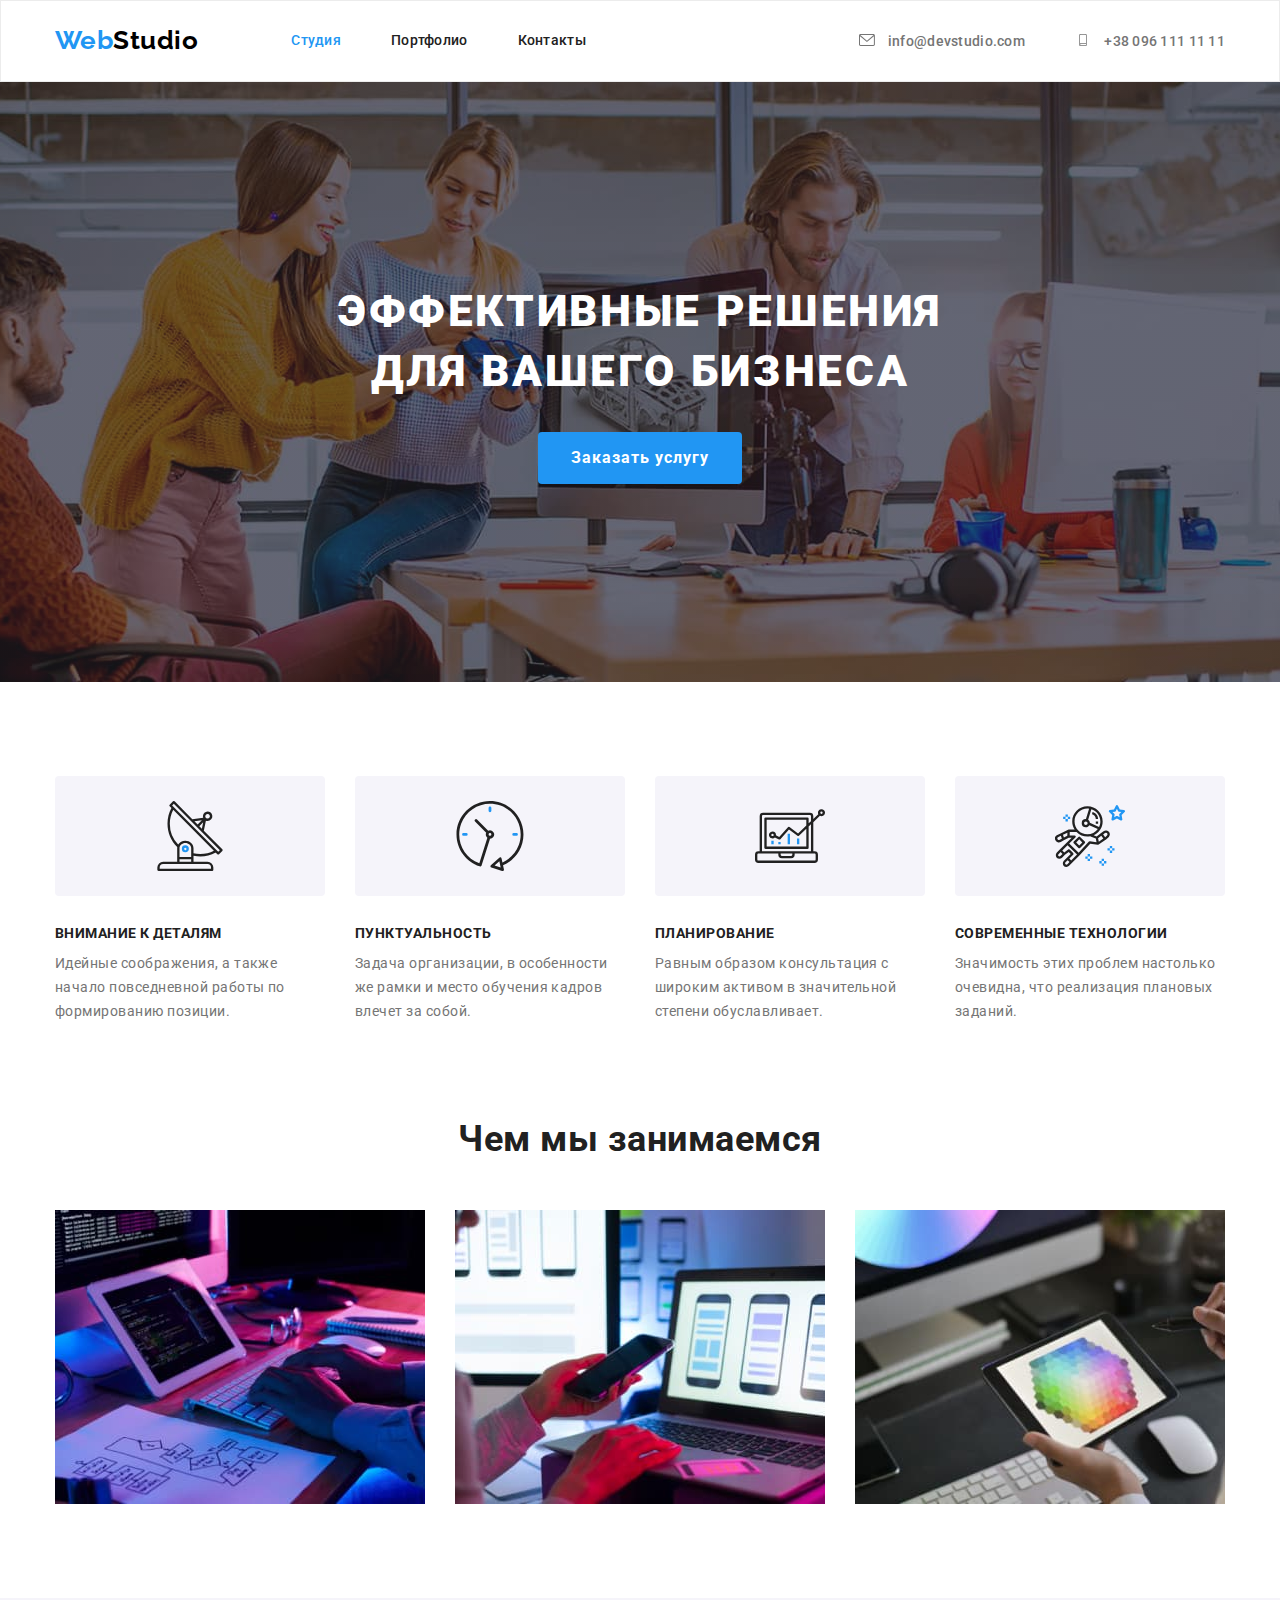
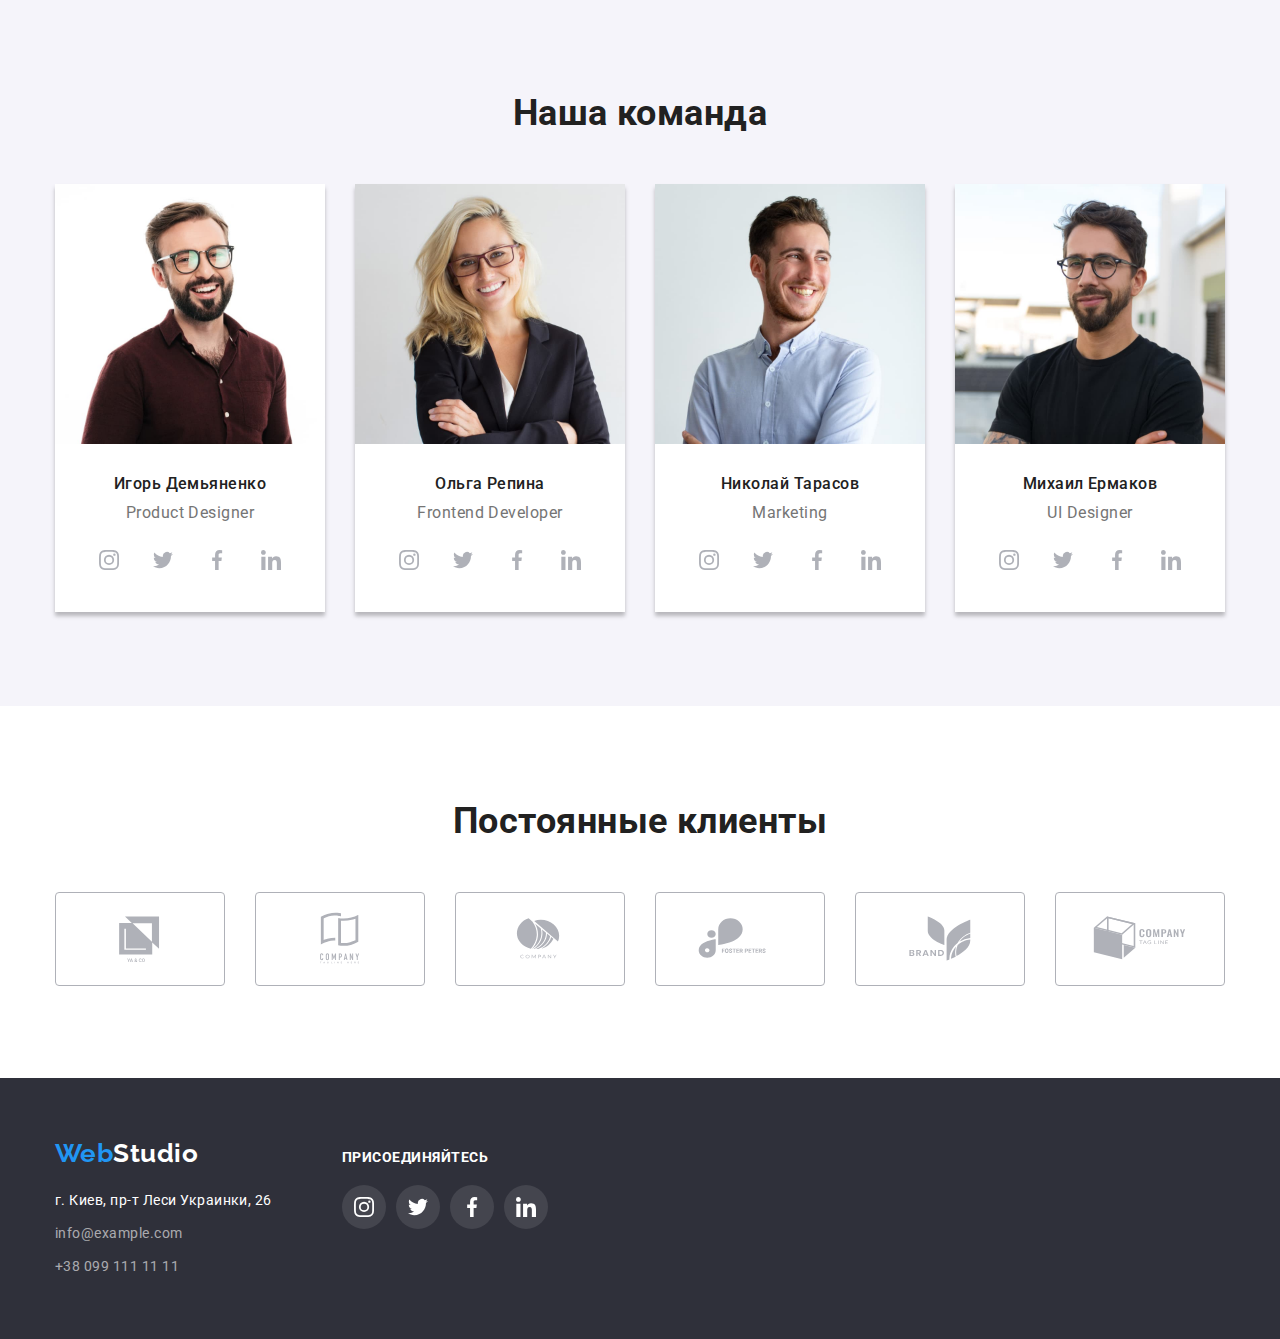
<file: index.html>
<!DOCTYPE html>
<html lang="ru">
<head>
    <meta charset="UTF-8">
    <meta http-equiv="X-UA-Compatible" content="IE=edge">
    <meta name="viewport" content="width=device-width, initial-scale=1.0">
    <title>Document</title>

<link rel="preconnect" href="https://fonts.googleapis.com">
<link rel="preconnect" href="https://fonts.gstatic.com" crossorigin>
<link href="https://fonts.googleapis.com/css2?family=Raleway:wght@700&family=Roboto:wght@400;500;700;900&display=swap"
    rel="stylesheet">

    <link rel="stylesheet" href="https://cdnjs.cloudflare.com/ajax/libs/modern-normalize/1.1.0/modern-normalize.min.css
">

    <link rel="stylesheet" href="./css/styles.css">
</head>
<body>
    <!-- Шапка -->
    <header class="page-header"> 
        <div class="container main-nav">
         <nav class="main-nav">
<a href="./index.html" class="logo">
    Web<span class="black">Studio</span> 
</a>

<ul class="site-nav list">
    <li class="item"> <a href="./index.html" class="link current">Студия</a> </li>
    <li class="item"> <a href="./portfolio.html" class="link">Портфолио</a> </li>
    <li class="item"> <a href="" class="link">Контакты</a> </li>
</ul>
</nav>


<ul class="contacts">
    <li class="item"> <a href="mailto:info@devstudio.com" class="link"> <svg class="icon">
        <use href="./images/sprite-new.svg#icon-envelope" >
        </use>
    </svg> info@devstudio.com</a> </li>
    <li class="item"> <a href="tel:+380961111111" class="link"> <svg class="icon">
        <use href="./images/sprite-new.svg#icon-smartphone">
        </use>
    </svg> +38 096 111 11 11</a> </li>
</ul>
        </div>
    </header>
    <main>

    <!-- Герой -->
        <section class="hero">
            <div class="container">
            <h1 class="hero-title">Эффективные решения <br> для вашего бизнеса</h1> 

            <button class="button-hero" type="button">Заказать услугу</button>
            </div>
        </section>

    <!-- Преимущества -->
    <section class="section feature">
        <div class="container">
        <h2 class="section-hidden-title">Преимущества</h2>

        <ul class="feature-list">
            <li class="item">
                <div class="icon-feature">
                    <svg class="icon">
                        <use href="./images/sprite-new.svg#icon-antenna">
                        </use>
                    </svg>
                </div>
                <h3 class="title">Внимание к деталям</h3>
                <p class="desc-feature"> Идейные соображения, а также начало повседневной работы по формированию позиции.</p>
            </li>

            <li class="item">
                <div class="icon-feature">
                    <svg class="icon">
                        <use href="./images/sprite-new.svg#icon-clock">
                        </use>
                    </svg>
                </div>
                <h3 class="title">Пунктуальность</h3>
                <p class="desc-feature">Задача организации, в особенности же рамки и место обучения кадров влечет за собой.</p>
            </li>

            <li class="item">
                <div class="icon-feature">
                    <svg class="icon">
                        <use href="./images/sprite-new.svg#icon-diagram">
                        </use>
                    </svg>
                </div>
                <h3 class="title">Планирование</h3>
                <p class="desc-feature">Равным образом консультация с широким активом в значительной степени обуславливает.</p>
            </li>

            <li class="item">
                <div class="icon-feature">
                    <svg class="icon">
                        <use href="./images/sprite-new.svg#icon-astronaut">
                        </use>
                    </svg>
                </div>
                <h3 class="title">Современные технологии</h3>
                <p class="desc-feature">Значимость этих проблем настолько очевидна, что реализация плановых заданий.</p>
            </li>
        </ul>
        </div>
    </section>

    <!--  Чем занимаемся-->
    <section class="section">
        <div class="container">
        <h2 class="section-title">Чем мы занимаемся</h2>
<ul class="services">
    <li class="item">
<img src="./images/img1.jpg" alt="computer" width="370" height="294">
    </li>

    <li class="item">
    <img src="./images/img2.jpg" alt="smartphone" width="370" height="294">
    </li>

    <li class="item">
<img src="./images/img3.jpg" alt="tablet" width="370" height="294">
    </li>
</ul>
        </div>
    </section>

    <!-- Команда -->
    <section class="section-comand-brg">
        <div class="container">
        <h2 class="section-title">
            Наша команда
        </h2>
        <ul class="command-list">
            <li class="card">
                <img src="./images/photo1.jpg" alt="photo Igor" width="270" height="260">
                <div class="team-photo">
                <h3 class="title">Игорь Демьяненко</h3>
                <p class="desc">Product Designer</p>

                    <ul class="social-list">
                        <li>
                            <a class="link-icon" href="">
                                <svg class="social-network">
                                    <use href="./images/sprite-new.svg#icon-instagram" ></use>
                                </svg>
                            </a>
                        </li>
                
                        <li>
                            <a class="link-icon"  href="">
                                <svg class="social-network">
                                    <use href="./images/sprite-new.svg#icon-twitter"></use>
                                </svg>
                            </a>
                        </li>

                        <li>
                            <a class="link-icon"  href="">
                                <svg class="social-network">
                                    <use href="./images/sprite-new.svg#icon-facebook"></use>
                                </svg>
                            </a>
                        </li>

                        <li>
                            <a class="link-icon"  href="">
                                <svg class="social-network">
                                    <use href="./images/sprite-new.svg#icon-linkedin"></use>
                                </svg>
                            </a>
                        </li> 
                    </ul>
                </div>

                
            </li>

            <li class="card">
                <img src="./images/photo2.jpg" alt="photo Olga" width="270" height="260">
                <div class="team-photo">
                <h3 class="title">Ольга Репина</h3>
                <p class="desc">Frontend Developer</p>
                
                <ul class="social-list">
                    <li>
                        <a class="link-icon" href="">
                            <svg class="social-network">
                                <use href="./images/sprite-new.svg#icon-instagram"></use>
                            </svg>
                        </a>
                    </li>
                
                    <li>
                        <a class="link-icon" href="">
                            <svg class="social-network">
                                <use href="./images/sprite-new.svg#icon-twitter"></use>
                            </svg>
                        </a>
                    </li>
                
                    <li>
                        <a class="link-icon" href="">
                            <svg class="social-network">
                                <use href="./images/sprite-new.svg#icon-facebook"></use>
                            </svg>
                        </a>
                    </li>
                
                    <li>
                        <a class="link-icon" href="">
                            <svg class="social-network">
                                <use href="./images/sprite-new.svg#icon-linkedin"></use>
                            </svg>
                        </a>
                    </li>
                </ul>
                </div>
            </li>

            <li class="card">
                <img src="./images/photo3.jpg" alt="photo Nikolay" width="270" height="260">
                <div class="team-photo">
                <h3 class="title">Николай Тарасов</h3>
                <p class="desc">Marketing</p>  

                <ul class="social-list">
                    <li>
                        <a class="link-icon" href="">
                            <svg class="social-network">
                                <use href="./images/sprite-new.svg#icon-instagram"></use>
                            </svg>
                        </a>
                    </li>
                
                    <li>
                        <a class="link-icon" href="">
                            <svg class="social-network">
                                <use href="./images/sprite-new.svg#icon-twitter"></use>
                            </svg>
                        </a>
                    </li>
                
                    <li>
                        <a class="link-icon" href="">
                            <svg class="social-network">
                                <use href="./images/sprite-new.svg#icon-facebook"></use>
                            </svg>
                        </a>
                    </li>
                
                    <li>
                        <a class="link-icon" href="">
                            <svg class="social-network">
                                <use href="./images/sprite-new.svg#icon-linkedin"></use>
                            </svg>
                        </a>
                    </li>
                </ul>
                </div>          
            </li>

            <li class="card">
                <img src="./images/photo4.jpg" alt="photo Michael" width="270" height="260">
                <div class="team-photo">
                <h3 class="title">Михаил Ермаков</h3>
                <p class="desc">UI Designer</p>

                <ul class="social-list">
                    <li>
                        <a class="link-icon" href="">
                            <svg class="social-network">
                                <use href="./images/sprite-new.svg#icon-instagram"></use>
                            </svg>
                        </a>
                    </li>
                
                    <li>
                        <a class="link-icon" href="">
                            <svg class="social-network">
                                <use href="./images/sprite-new.svg#icon-twitter"></use>
                            </svg>
                        </a>
                    </li>
                
                    <li>
                        <a class="link-icon" href="">
                            <svg class="social-network">
                                <use href="./images/sprite-new.svg#icon-facebook"></use>
                            </svg>
                        </a>
                    </li>
                
                    <li>
                        <a class="link-icon" href="">
                            <svg class="social-network">
                                <use href="./images/sprite-new.svg#icon-linkedin"></use>
                            </svg>
                        </a>
                    </li>
                </ul>
                </div>
            </li>
        </ul>
        </div>
    </section>

    <!-- Клиенты -->
    <section class="section">
        <div class="container">
    <h2 class="section-title">
        Постоянные клиенты
    </h2>
            <ul class="client-list">
                <li>
    <a class="link-client" href="">
        <svg class="icon-client">
            <use href="./images/sprite-new.svg#icon-client1"></use>
        </svg>
    </a>
  </li>
                <li>
                    <a class="link-client" href="">
                        <svg class="icon-client">
                            <use href="./images/sprite-new.svg#icon-client2"></use>
                        </svg>
                    </a>
                </li>

                <li>
                    <a class="link-client" href="">
                        <svg class="icon-client">
                            <use href="./images/sprite-new.svg#icon-client3"></use>
                        </svg>
                    </a>
                </li>

                <li>
                    <a class="link-client" href="">
                        <svg class="icon-client">
                            <use href="./images/sprite-new.svg#icon-client4"></use>
                        </svg>
                    </a>
                </li>

                <li>
                    <a class="link-client" href="">
                        <svg class="icon-client">
                            <use href="./images/sprite-new.svg#icon-client5"></use>
                        </svg>
                    </a>
                </li>

                <li>
                    <a class="link-client" href="">
                        <svg class="icon-client">
                            <use href="./images/sprite-new.svg#icon-client6"></use>
                        </svg>
                    </a>
                </li>
            </ul>
        </div>
    </section>
    </main>
    <!-- Подвал -->
    <footer class="page-footer">
        <div class="container">
    <div class="footer-inner">
        <div class="inner-one">
        <a href="/" class="logo">Web<span class="white">Studio</span></a>
        <address>
            <ul class="address-list">
                <li>
<a href="г.Киев,пр-тЛесиУкраинки,26" class="street">г. Киев, пр-т Леси Украинки, 26</a> 
                </li>
        <li>
<a href="mailto:info@example.com" class="e-mail">info@example.com</a>
        </li>
        <li>
            <a href="tel:+380991111111" class="tel">+38 099 111 11 11</a>
        </li>
    </ul>
</address>
</div>

<div class="social">
    <h3 class="footer-title title">присоединяйтесь</h3>

<ul class="social-list-footer">
    <li>
        <a class="link-icon footer" href="">
            <svg class="social-network footer">
                <use href="./images/sprite-new.svg#icon-instagram"></use>
            </svg>
        </a>
    </li>

    <li>
        <a class="link-icon footer" href="">
            <svg class="social-network footer">
                <use href="./images/sprite-new.svg#icon-twitter"></use>
            </svg>
        </a>
    </li>

    <li>
        <a class="link-icon footer" href="">
            <svg class="social-network footer">
                <use href="./images/sprite-new.svg#icon-facebook"></use>
            </svg>
        </a>
    </li>

    <li>
        <a class="link-icon footer" href="">
            <svg class="social-network footer">
                <use href="./images/sprite-new.svg#icon-linkedin"></use>
            </svg>
        </a>
    </li>
</ul>
</div>
</div>
        </div>
    </footer>
</body>
</html>
</file>
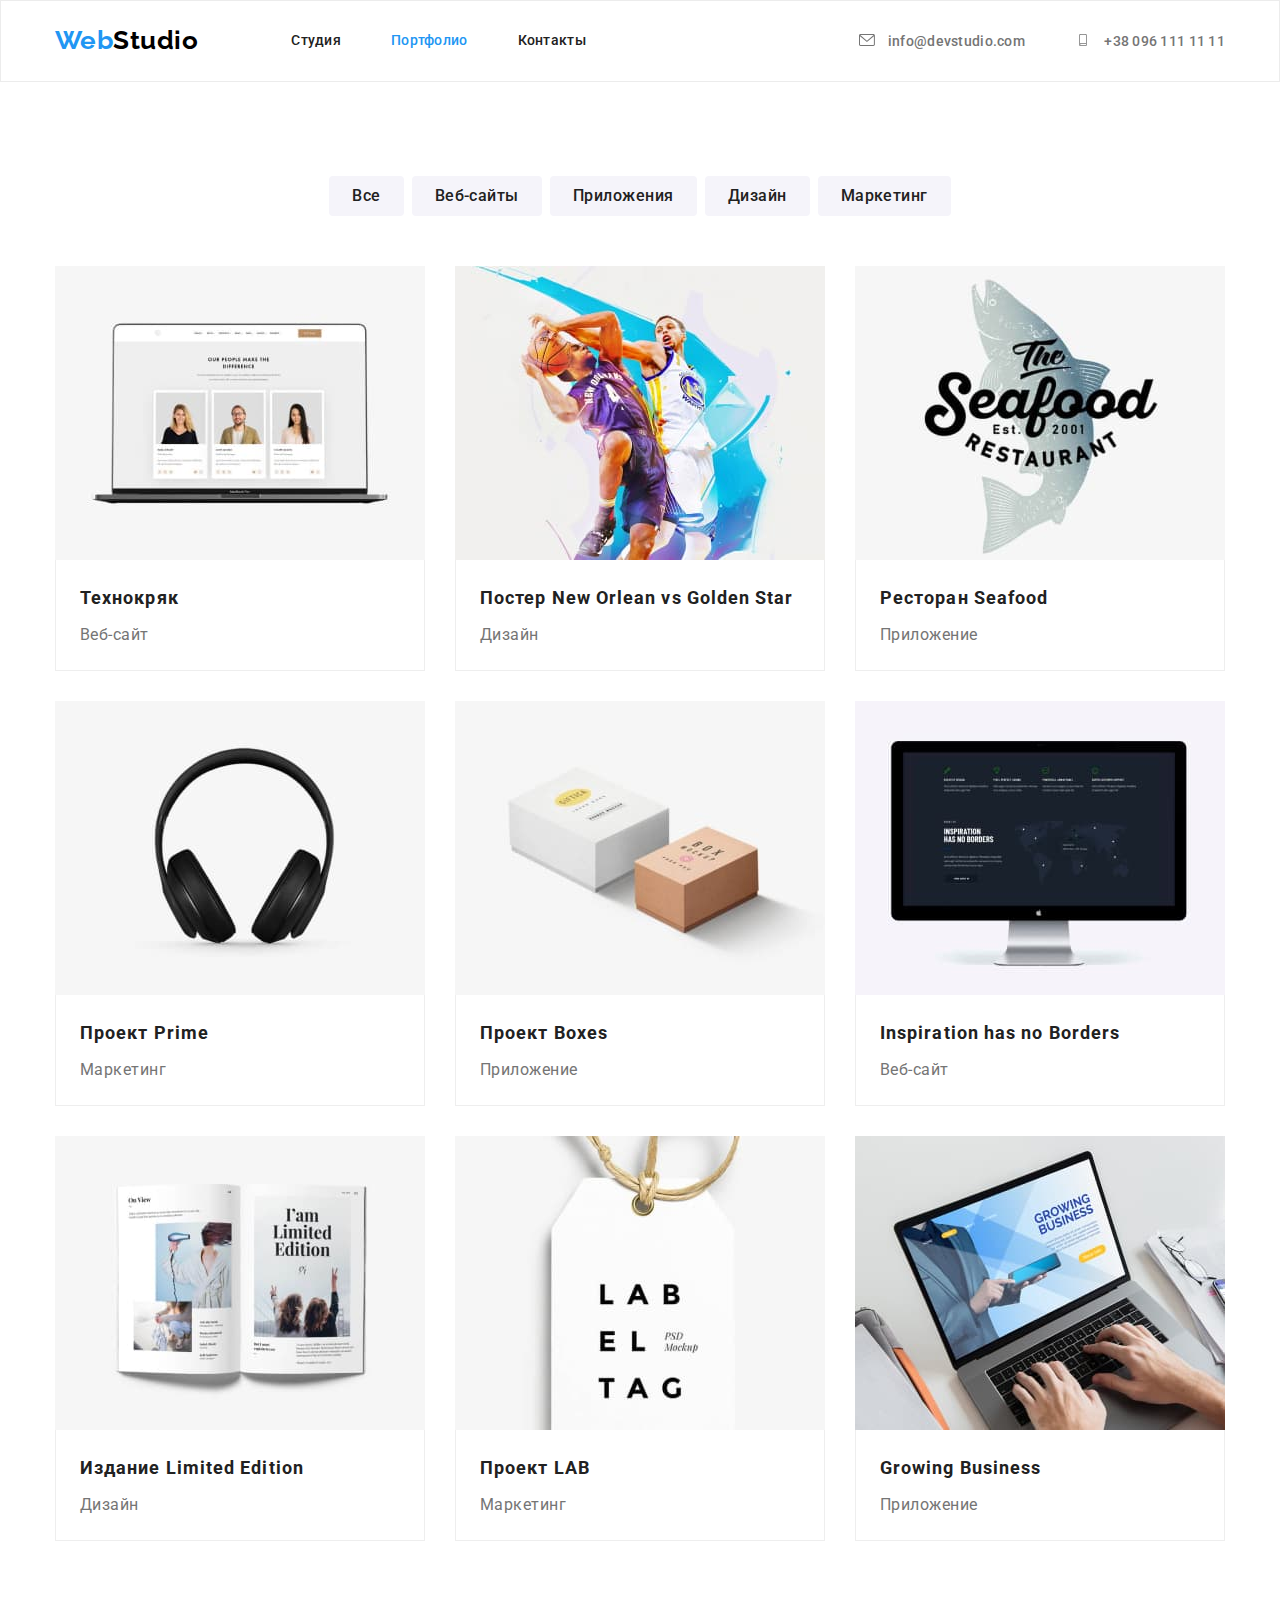
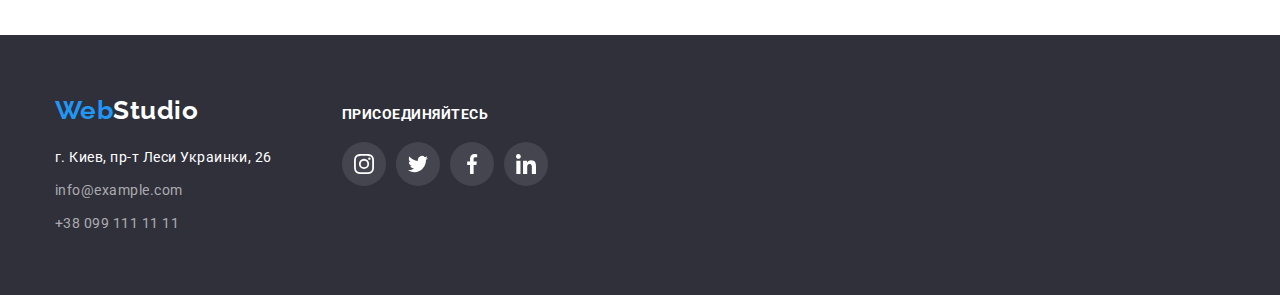
<file: portfolio.html>
<!DOCTYPE html>
<html lang="ru">
<head>
    <meta charset="UTF-8">
    <meta http-equiv="X-UA-Compatible" content="IE=edge">
    <meta name="viewport" content="width=device-width, initial-scale=1.0">
    <title>Document</title>

    <link rel="preconnect" href="https://fonts.googleapis.com">
    <link rel="preconnect" href="https://fonts.gstatic.com" crossorigin>
    <link href="https://fonts.googleapis.com/css2?family=Raleway:wght@700&family=Roboto:wght@400;500;700&display=swap"
        rel="stylesheet">

        <link rel="stylesheet" href="https://cdnjs.cloudflare.com/ajax/libs/modern-normalize/1.1.0/modern-normalize.min.css
">

<link rel="stylesheet" href="./css/styles.css">
</head>
<body>

    <!-- Шапка -->
    <header class="page-header">
        <div class="container main-nav">
        <nav class="main-nav">
            <a href="./index.html" class="logo">
        Web<span class="black">Studio</span>
            </a>
            <ul class="site-nav list">
                <li class="item"> <a href="./index.html" class="link">Студия</a> </li>
                <li class="item"> <a href="./portfolio.html" class="link current">Портфолио</a> </li>
                <li class="item"> <a href="/" class="link">Контакты</a> </li>
            </ul>
        </nav>
    <ul class="contacts">
        <li class="item"> <a href="mailto:info@devstudio.com" class="link"> <svg class="icon">
                    <use href="./images/sprite-new.svg#icon-envelope">
                    </use>
                </svg> info@devstudio.com</a> </li>
        <li class="item"> <a href="tel:+380961111111" class="link"> <svg class="icon">
                    <use href="./images/sprite-new.svg#icon-smartphone">
                    </use>
                </svg> +38 096 111 11 11</a> </li>
    </ul>
        </div>
    </header>
    <main>

        

<!-- Виды услуг -->

    <section class="section">
        <div class="container">
        <h1 class="section-hidden-title">Виды услуг</h1>
        <ul class="button-list">
            <li>
                <button class="button" type="button">Все</button>
            </li>
            <li>
                <button class="button" type="button">Веб-сайты</button>
            </li>
            <li>
              <button class="button" type="button">Приложения</button>
            </li>
            <li>
               <button class="button" type="button">Дизайн</button>
            </li>
            <li>
                <button class="button" type="button">Маркетинг</button>
            </li>
        </ul>
        
    
    <!-- Примеры работ -->

<ul class="work-list">
    <li class="card">
        <a class="link" href="">
            <img src="./images/project1.jpg" alt="веб-сайт" width="370" height="294">
       <div class="projects">
            <h2 class="title">Технокряк</h2>
        <p class="text">Веб-сайт</p>
        </div>
        </a>
    </li>
    <li class="card">
        <a class="link" href="">
            <img src="./images/project2.jpg" alt="постер" width="370" height="294">
       <div class="projects">
            <h2 class="title">Постер New Orlean vs Golden Star</h2>
        <p class="text">Дизайн</p>
        </div>
        </a>
    </li>
    <li class="card">
        <a class="link" href="">
            <img src="./images/project3.jpg" alt="название-ресторана" width="370" height="294">
        <div class="projects">
            <h2 class="title">Ресторан Seafood</h2>
        <p class="text">Приложение</p>
        </div>
        </a>
    </li>
    <li class="card">
        <a class="link" href="">
            <img src="./images/project4.jpg" alt="наушники" width="370" height="294">
        <div class="projects">
            <h2 class="title">Проект Prime</h2>
        <p class="text">Маркетинг</p>
        </div>
        </a>
    </li>
    <li class="card">
        <a class="link" href="">
            <img src="./images/project5.jpg" alt="коробки" width="370" height="294">
     <div class="projects">
            <h2 class="title">Проект Boxes</h2>
        <p class="text">Приложение</p>
        </div>
        </a>
    </li>
    <li class="card">
        <a class="link" href="">
            <img src="./images/project6.jpg" alt="веб-сайт" width="370" height="294">
        <div class="projects">
            <h2 class="title">Inspiration has no Borders</h2>
        <p class="text">Веб-сайт</p>
        </div>
        </a>
    </li>
    <li class="card">
        <a class="link" href="">
            <img src="./images/project7.jpg" alt="книга" width="370" height="294">
        <div class="projects">
            <h2 class="title">Издание Limited Edition</h2>
        <p class="text">Дизайн</p>
        </div>
        </a>
    </li>
    <li class="card">
        <a class="link" href="">
            <img src="./images/project8.jpg" alt="дизайн" width="370" height="294">
    <div class="projects">
            <h2 class="title">Проект LAB</h2>
        <p class="text">Маркетинг</p>
        </div>
        </a>
    </li>
    <li class="card">
        <a class="link" href="">
            <img src="./images/project9.jpg" alt="компьютер" width="370" height="294">
    <div class="projects">
            <h2 class="title">Growing Business</h2>
        <p class="text">Приложение</p>
        </div>
        </a>
    </li>
</ul>
        </div>
    </section>
    </main>

    <!-- Подвал -->
    <footer class="page-footer">
        <div class="container">
            <div class="footer-inner">
                <div class="inner-one">
                    <a href="/" class="logo">Web<span class="white">Studio</span></a>
                    <address>
                        <ul class="address-list">
                            <li>
                                <a href="г.Киев,пр-тЛесиУкраинки,26" class="street">г. Киев, пр-т Леси Украинки, 26</a>
                            </li>
                            <li>
                                <a href="mailto:info@example.com" class="e-mail">info@example.com</a>
                            </li>
                            <li>
                                <a href="tel:+380991111111" class="tel">+38 099 111 11 11</a>
                            </li>
                        </ul>
                    </address>
                </div>
    
                <div class="social">
                    <h3 class="footer-title title">присоединяйтесь</h3>
    
                    <ul class="social-list-footer">
                        <li>
                            <a class="link-icon footer" href="">
                                <svg class="social-network footer">
                                    <use href="./images/sprite-new.svg#icon-instagram"></use>
                                </svg>
                            </a>
                        </li>
    
                        <li>
                            <a class="link-icon footer" href="">
                                <svg class="social-network footer">
                                    <use href="./images/sprite-new.svg#icon-twitter"></use>
                                </svg>
                            </a>
                        </li>
    
                        <li>
                            <a class="link-icon footer" href="">
                                <svg class="social-network footer">
                                    <use href="./images/sprite-new.svg#icon-facebook"></use>
                                </svg>
                            </a>
                        </li>
    
                        <li>
                            <a class="link-icon footer" href="">
                                <svg class="social-network footer">
                                    <use href="./images/sprite-new.svg#icon-linkedin"></use>
                                </svg>
                            </a>
                        </li>
                    </ul>
                </div>
            </div>
        </div>
    </footer>
    
</body>
</html>
</file>
<file: css/styles.css>
/* основной цвет текста #212121 */
/* вторичный цвет текста #757575 */
/* акцент #2196F3  #FFFFFF*/
/* цвет текста с прозрачностью rgba(255, 255, 255, 0.6) */
/* цвет фона (header) #FFFFFF */
/* второй цвет фона (footer и hero) #2F303A */
/* третий цвет фона #F5F4FA (command) */
/* четвертый цвет фона #E5E5E5; */

:root {
    --primary-text-color: #212121;
    --secondary-text-color: #757575;
    --accent-color: #2196F3;
    --white-color:#FFFFFF;
    --black-color:#000000;
    --color-icon:#AFB1B8;

/* цвета фонов */
    
--background-color: #FFFFFF;
--background-color-footer: #2F303A;
--background-color-command: #F5F4FA;
--background-color-hero: #C4C4C4;
--background-color-hero-2: rgba(47, 48, 58, 0.4);

}

ul {
    list-style: none;
    margin: 0;
    padding: 0;
}
img {
    display: block;
}

body {
    background-color:var(--background-color);
    color:var(--primary-text-color);
    font-family: Roboto, sans-serif;
    letter-spacing: 0.03em;
}

/* Header */
.page-header {
    border: 1px solid #ECECEC;
}

.main-nav {
    display: flex;
    align-items: center;
}

.container {
    margin-left: auto;
    margin-right: auto;
   width: 1200px;
   padding-left: 15px;
   padding-right: 15px;
   /* outline: 2px solid tomato; */
}



/* Logo */

.logo {
    color: var(--accent-color);
        font-family: Raleway, sans-serif;
        font-weight: 700;
        font-size: 26px;
        line-height: 1.2;
        text-decoration: none;
}

.black {
    color: var(--black-color);
}

.white {
    color: var(--white-color);
}


/* Site-nav */
.site-nav {
display: flex;
margin-left: 93px;
}

.site-nav .item:not(:last-child) {
    margin-right: 50px;
}

.site-nav .link {
    display: block;
    padding-top: 32px;
    padding-bottom: 32px;

    color: var(--primary-text-color);
        font-weight: 500;
        font-size: 14px;
        line-height: 1.14;
        letter-spacing: 0.02em;
        text-decoration: none;
}

.site-nav .link:hover, 
.site-nav .link:focus {
    color: var(--accent-color);
}

.site-nav .link.current {
    color: var(--accent-color);
}

/* Contacts */

.contacts .icon {
    width: 16px;
    height: 12px;
    margin-right: 10px;
    fill: var(--secondary-text-color);
}

.contacts {
    display: flex;
    margin-left: auto;
}

.contacts .item + .item {
    margin-left: 50px;
}

.contacts .link {
    color: var(--secondary-text-color);
    text-decoration: none;
    font-weight: 500;
        font-size: 14px;
        line-height: 1.14;
        letter-spacing: 0.02em;
}
.contacts .link:hover,
.contacts .link:focus {
    color: var(--accent-color);
}

.contacts .link:hover .icon,
.contacts .link:focus .icon {
    fill: var(--accent-color);
}

/* Hero */
.hero {
    text-align: center;
    padding-top: 200px;
    padding-bottom: 200px;
    background-color: var(--background-color-hero);
    background-image: 
    linear-gradient( to bottom, 
    var(--background-color-hero-2), 
    var(--background-color-hero-2)), url(../images/Img-hero.jpg);
    background-size: cover;
    background-position: center;
    background-repeat: no-repeat;
    height: 600px;
    max-width: 1600px;
    margin-left: auto;
    margin-right: auto;
}

.hero-title {
    margin-top: 0;
    margin-bottom: 30px;

    color: var(--white-color);
        font-weight: 900;
        font-size: 44px;
        line-height: 1.36;
        letter-spacing: 0.06em;
        text-transform: uppercase;
}

/* Section */
.section {
    padding-top: 94px;
    padding-bottom: 94px;
}

.section.feature {
    padding-bottom: 0;
}

.section-comand-brg {
    padding-top: 94px;
        padding-bottom: 94px;

        background-color: var(--background-color-command);
        
}

.section-title {
    margin-top: 0;
    margin-bottom: 50px;

    color:var(--primary-text-color);
    font-weight: 700;
        font-size: 36px;
        line-height: 1.17;
        text-align: center;
}

.section-hidden-title {    
        display: none;
}

/* Features */

.feature-list {
    display: flex;
    flex-wrap: wrap; 
}

.feature-list .icon {
    width: 70px;
    height: 70px;
}
.feature-list>li {
    width: 270px;
    margin-right: 30px;
}

.icon-feature {
    background-color: var(--background-color-command);
    align-items: center;
    justify-content: center;
    display: flex;
    margin-bottom: 30px;
    height: 120px;
    border-radius: 4px;
}

.feature-list .item:last-child {
    margin-right: 0;
}

.feature-list .title {
    margin-top: 0;
    margin-bottom: 10px;

    font-weight: 700;
        font-size: 14px;
        line-height: 1.14;
        text-transform: uppercase;
}

.desc-feature {
margin-top: 0;
margin-bottom: 0;

    font-weight: 400;
        font-size: 14px;
        line-height: 1.71;
        color: var(--secondary-text-color);
}

/* What are we doing */

.services {
    display: flex;
    flex-wrap: wrap;
}

.services .item {
    width: 370px;
    margin-right: 30px;
}

.services .item:last-child {
    margin-right: 0;
}

/* Command */
.social-list, 
.social-list-footer {
    display: flex;
    flex-wrap: wrap;
    justify-content: center;
}

.social-list>li {
    width: 44px;
    height: 44px;
}

.social-list>li:not(:last-child) {
margin-right: 10px;
}

.link-icon {
    display: flex;
    height: 100%;
    background-color: var(--white-color);
    justify-content: center;
    align-items: center;
    border-radius: 50%;
}

.link-icon:hover,
.link-icon:focus {
    background-color: var(--accent-color);
}

.link-icon:hover .social-network,
.link-icon:focus .social-network {
    fill: var(--white-color);
}


.social-network {
    width: 20px;
    height: 20px;
   fill: var(--color-icon);
}




.command-list {
    display: flex;
    flex-wrap: wrap;
}

.command-list .card {
    width: 270px;
    margin-right: 30px;
    background-color: var(--white-color);
    box-shadow: 0 4px 4px 0 rgba(0, 0, 0, 0.25);
}

.command-list .card:last-child {
    margin-right: 0;
}


.team-photo {
    padding-top: 30px;
    padding-bottom: 30px;
    text-align: center;
}

.command-list .title {
    margin-top: 0;
    margin-bottom: 10px;

font-weight: 500;
    font-size: 16px;
    line-height: 1.19;
    letter-spacing: 0.03em;
}

.command-list .desc {
    margin-top: 0;
    margin-bottom: 16px;

    font-weight: 400;
        font-size: 16px;
        line-height: 1.19;
        letter-spacing: 0.03em;
        color: var(--secondary-text-color);
}

/* Clients */
.client-list {
    display: flex;
    flex-wrap: wrap;
    justify-content: space-between;
}

.client-list>li {
    width: 170px;
    height: 92px;
}
.icon-client {
    width: 106px;;
    height: 60px;
    fill: var(--color-icon);
}

.link-client:hover .icon-client,
.link-client:focus .icon-client {
    fill: var(--accent-color);
}

.link-client:hover,
.link-client:focus {
    border: 1px solid var(--accent-color);
    box-shadow: 0 4px 4px 0 rgba(0, 0, 0, 0.25);
}

.link-client {
    border: 1px solid #AFB1B8;
    border-radius: 4px;
    display: flex;
    padding: 16px 32px;
        align-items: center;
        
}
/* Examples */

.work-list {
display: flex;
flex-wrap: wrap;
}

.projects {
    padding: 20px 24px;
    border: 1px solid #EEEEEE;
    border-top: 0;
}

.work-list .card {
margin-bottom: 30px;
margin-right: 30px;
width: 370px;
/* width: calc((100% - 60px) / 3); */
}

.work-list .card:hover,
.work-list .card:focus {
box-shadow: 0 4px 4px 0 rgba(0, 0, 0, 0.25);
}

.work-list .card:nth-child(3n) {
    margin-right: 0;
}

.work-list .card:nth-last-child(-n + 3) {
    margin-bottom: 0;
}

.work-list .title {
    margin-top: 0;
        margin-bottom: 4px;
        

    color: var(--primary-text-color);
    font-weight: 700;
        font-size: 18px;
        line-height: 2;
        letter-spacing: 0.06em;
}

.work-list .text {
    margin-top: 0;
        margin-bottom: 0;

    font-weight: 400;
        font-size: 16px;
        line-height: 1.88;
        color: var(--secondary-text-color);
}

.work-list .link {
    text-decoration: none;
}

/* Button */
.button-hero {
    display: inline-block;
    border: 1px solid transparent;
    border-radius: 4px;
    min-width: 200px;
    padding: 10px 32px;

    color: var(--white-color);
    background-color: var(--accent-color);

    font-family: inherit;
        font-weight: 700;
        font-size: 16px;
        line-height: 1.9;
        align-items: center;
        text-align: center;
     letter-spacing: 0.06em;
     cursor: pointer;
}

.button-hero:hover,
.button-hero:focus {
    color: var(--accent-color);
    background-color: var(--white-color);
    box-shadow: 0 4px 4px 0 rgba(0, 0, 0, 0.25);
}

.button-list {
    display: flex;
    flex-wrap: wrap;
    justify-content: center;
    margin-bottom: 50px;
}

.button-list .button {

    border: 1px solid transparent;
    min-width: 73px;
    border-radius: 4px;
    padding: 6px 22px;

    color: var(--primary-text-color);
    background-color: #F5F4FA;

    font-weight: 500;
    font-size: 16px;
    line-height: 1.6;
    text-align: center;
    letter-spacing: 0.03em;
    cursor: pointer;
}

.button-list > li:not(:last-child) {
    margin-right: 8px;
}

.button-list .button:hover,
.button-list .button:focus {
color: var(--white-color);
background-color: var(--accent-color);
box-shadow: 0 4px 4px 0 rgba(0, 0, 0, 0.25);

}

.button {
    font-family: inherit;
}

/* Futer */
.page-footer {
    background-color: var(--background-color-footer);
    padding-top: 60px;
    padding-bottom: 60px;
}

.address-list {
margin-top: 20px;
}

.address-list>li:not(:last-child) {
    margin-bottom: 9px;
}

.address-list .street {
    color:var(--white-color);
    font-weight: 400;
        font-size: 14px;
        line-height: 1.7;
        text-decoration: none;
        font-style: normal;
}

.address-list .e-mail, .tel {
    color: rgba(255, 255, 255, 0.6);
    font-weight: 400;
        font-size: 14px;
        line-height: 1.7;
        text-decoration: none;
        font-style: normal;
}

.address-list .street:hover,
.address-list .street:focus {
    color: var(--accent-color);
}

.address-list .e-mail:hover,
.address-list .e-mail:focus {
 color: var(--accent-color);
}

.address-list .tel:hover,
.address-list .tel:focus {
    color: var(--accent-color);
}

.footer-inner {
display: flex;
flex-wrap: wrap;
align-items: baseline;
}

.inner-one {
    margin-right: 70px;
}

.footer-title{
    color: var(--white-color);
        font-style: normal;
        font-weight: 700;
        font-size: 14px;
        line-height: 16px;
        text-transform: uppercase;
        padding-top: 0px;
        padding-bottom: 20px;
        margin: 0;
}

.link-icon.footer {
    background-color: rgba(255, 255, 255, 0.1);
}

.link-icon.footer:hover,
.link-icon.footer:focus {
background-color: var(--accent-color);
}

.social-network.footer {
    fill: var(--white-color);
}

.social-list-footer>li {
    width: 44px;
    height: 44px;  
}

.social-list-footer>li:not(:last-child) {
    margin-right: 10px;
}
</file>
